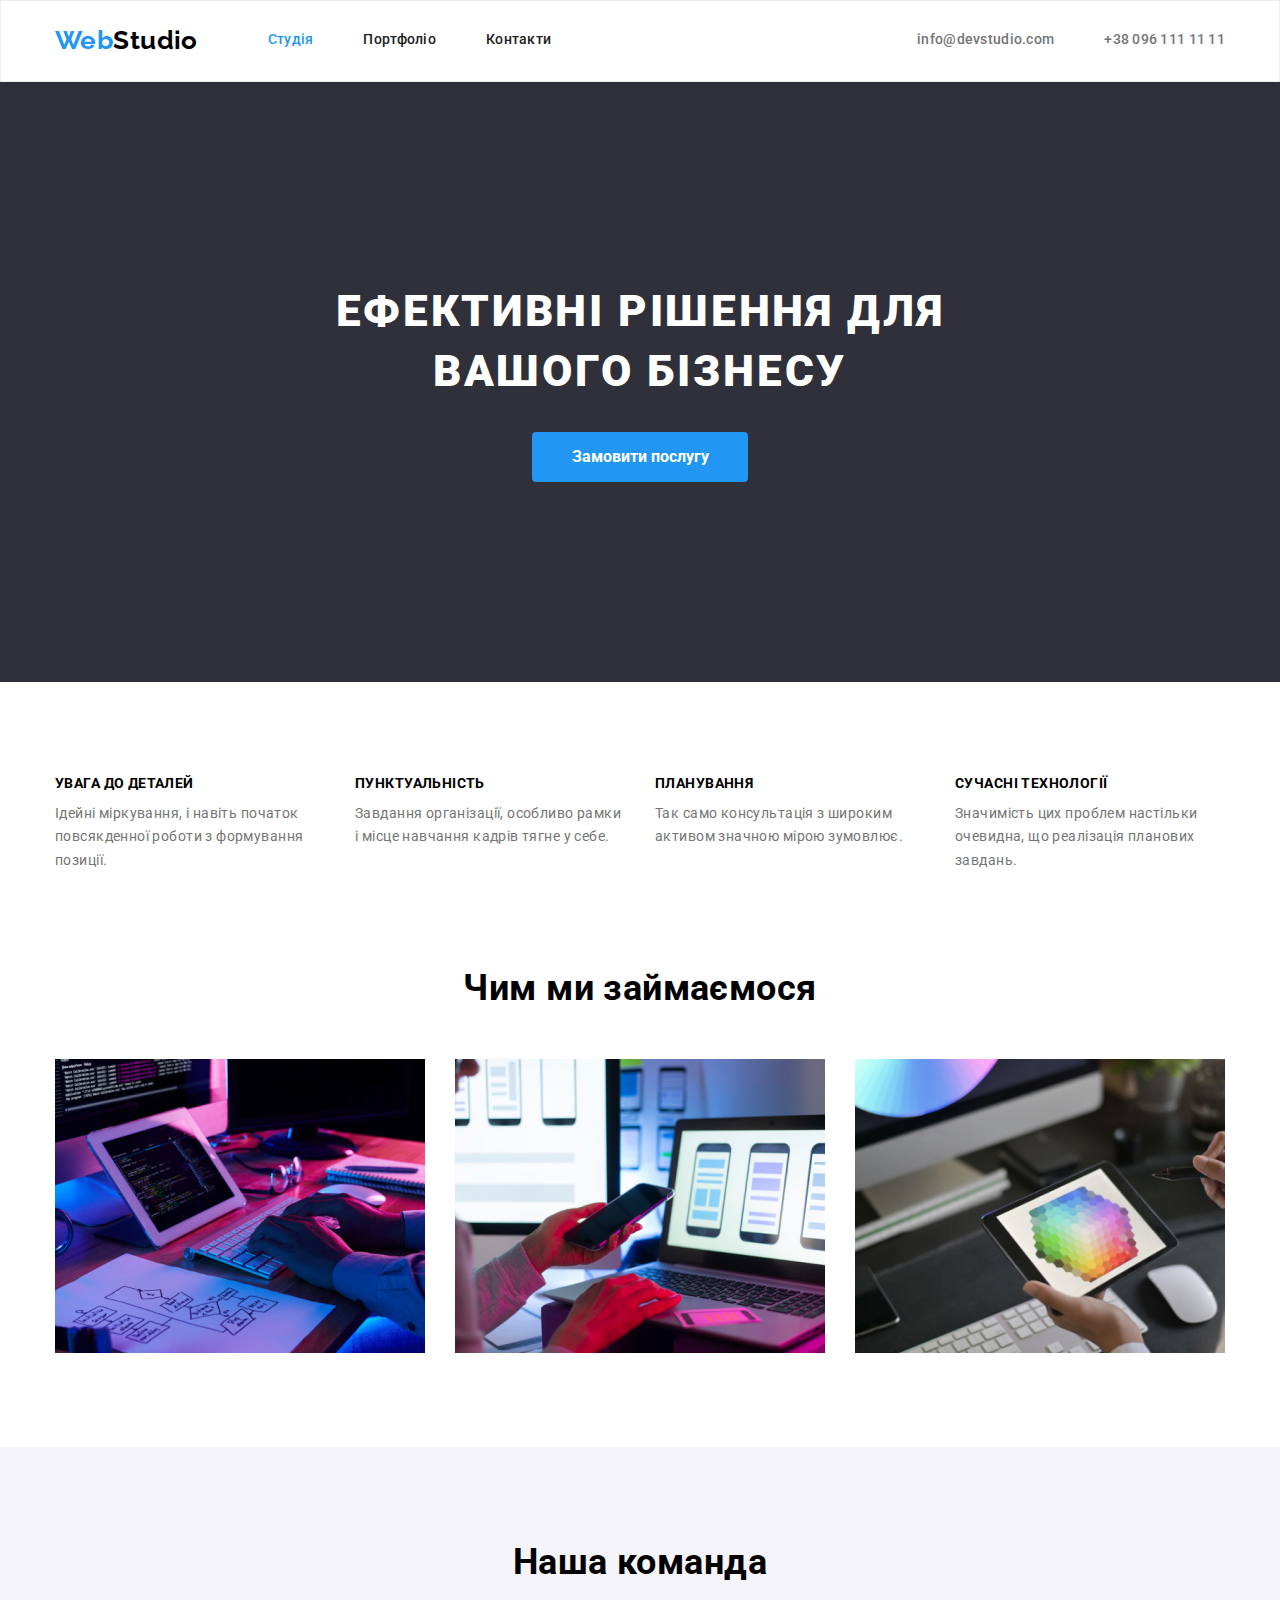
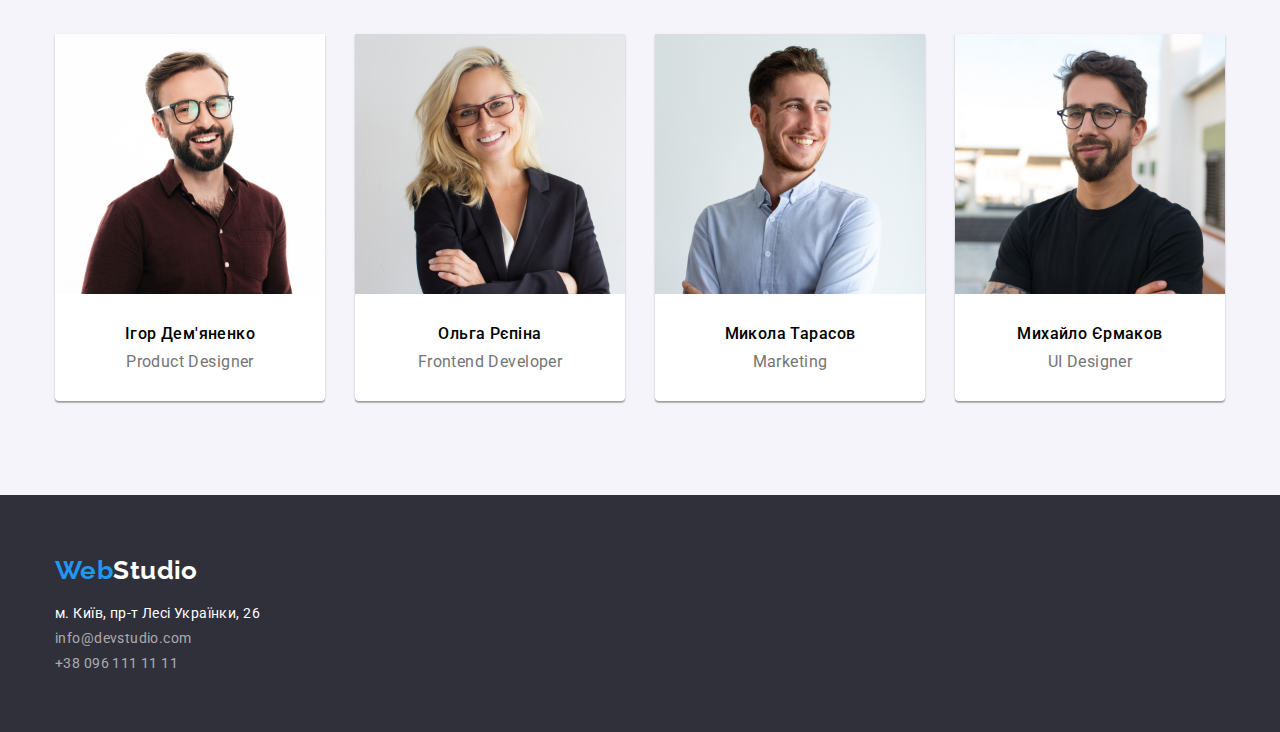
<file: index.html>
<!DOCTYPE html>
<html lang="uk">
<head>
    <meta charset="UTF-8">
    <meta name="viewport" content="width=device-width, initial-scale=1.0">
    <title>webstudio</title>
    <link rel="preconnect" href="https://fonts.googleapis.com">
    <link rel="preconnect" href="https://fonts.gstatic.com" crossorigin>
    <link href="https://fonts.googleapis.com/css2?family=Raleway:wght@700&family=Roboto:wght@400;500;700;900&display=swap"
        rel="stylesheet">
    <link rel="stylesheet" href="https://cdn.jsdelivr.net/npm/modern-normalize@1.1.0/modern-normalize.min.css">
    <link rel="stylesheet" href="./css/styles.css">
</head>
<body>
    <!--Шапка сайта-->
    <header class="page-header">
        <div class="container">
            <div class="page-header-container">
                <nav class="page-navigation">
                <!--Логотип-->
                    <a class="logo link" href="./index.html"><span class="web">Web</span><span class="studio">Studio</span></a>
                    <ul class="menu-list list">
                        <li class="menu-item-studio">
                            <a class="menu-link-studio link" href="./portfolio.html">Студія</a></li>
                        <li class="menu-item">
                            <a class="menu-link link" href="./portfolio.html">Портфоліо</a></li>
                        <li class="menu-item">
                            <a class="menu-link link" href="">Контакти</a></li> 
                    </ul>
                </nav>
                <div>
                    <ul class="menu-list list">
                        <li class="menu-contact">
                            <a class="contact-email link" href="mail:info@devstudio.com">info@devstudio.com</a></li>
                        <li class="menu-contact">
                            <a class="contact-phone-number link" href="tel:+380961111111">+38 096 111 11 11</a></li>
                    </ul>
                </div>                   
            </div>        
        </div>
    </header>
    <main>
        <!--Герой-->
        <section class="section hero">
            <div class="container">
                <h1 class="hero-title">Ефективні рішення для вашого бізнесу</h1>
                    <button class="modal-open-btn" type="button">Замовити послугу</button>
            </div>                    
        </section>
        <!--Особливості-->
        <section class="section">
            <div class="container">                
                    <h2 class="features">Особливості</h2>
                    <ul class="list">
                        <li class="features-card"> 
                                <h3 class="features-name">УВАГА ДО ДЕТАЛЕЙ</h3>
                                    <p class="features-text">
                                        Ідейні міркування, і навіть початок повсякденної роботи з формування позиції.
                                    </p>
                        </li>                                 
                        <li class="features-card">
                                <h3 class="features-name">ПУНКТУАЛЬНІСТЬ</h3>
                                    <p class="features-text">             
                                        Завдання організації, особливо рамки і місце навчання кадрів тягне у себе.
                                    </p>
                        </li>                                                        
                        <li class="features-card"> 
                                <h3 class="features-name">ПЛАНУВАННЯ</h3>
                                    <p class="features-text">
                                        Так само консультація з широким активом значною мірою зумовлює.
                                    </p>
                        </li>                                             
                        <li class="features-card">
                                <h3 class="features-name">СУЧАСНІ ТЕХНОЛОГІЇ</h3>
                                    <p class="features-text">
                                        Значимість цих проблем настільки очевидна, що реалізація планових завдань.
                                    </p>
                        </li>                                     
                    </ul>                           
            </div>    
        </section>
      
        <!--Чим ми займаємося-->
        <section class="section about-activity">
            <div class="container">                
                        <h2 class="section-title">Чим ми займаємося</h2>
                        <ul class="list">
                            <li class="activity-card">
                                <img src="./images/img1.jpg" alt="site_development" width="370" height="294"/>
                            </li>
                            <li class="activity-card">
                                <img src="./images/img2.jpg" alt="development_of_mobile_applications" width="370" height="294"/>
                            </li>
                            <li class="activity-card">
                                <img src="./images/img3.jpg" alt="design" width="370" height="294"/>
                            </li>
                        </ul>             
            </div>                             
        </section>                               
        <!--Наша команда-->
        <section class="section team">
            <div class="container"> 
                <h2 class="section-title">Наша команда</h2>
                    <ul class="list">
                        <li class="team-card">
                            <img class="photo-team" src="./images/teamid.jpg" alt="igors_photo" width="270" height="260"/>
                            <div class="team-card-info">
                                <h3 class="team-name">Ігор Дем'яненко</h3>
                                    <p class="team-name-profession">
                                        Product Designer
                                    </p>
                            </div>   
                        </li>
                        <li class="team-card">
                            <img class="photo-team" src="./images/teamor.jpg" alt="olgas_photo" width="270" height="260"/>
                            <div class="team-card-info">
                                <h3 class="team-name">Ольга Рєпіна</h3>
                                    <p class="team-name-profession">
                                        Frontend Developer
                                    </p>
                            </div>    
                        </li>
                        <li class="team-card">
                            <img class="photo-team" src="./images/teammt.jpg" alt="mykolas_photo" width="270" height="260"/>
                            <div class="team-card-info">
                                <h3 class="team-name">Микола Тарасов</h3>
                                    <p class="team-name-profession">
                                        Marketing
                                    </p>  
                            </div>    
                        </li>
                        <li class="team-card">
                            <img class="photo-team" src="./images/teamme.jpg" alt="myhaylos_photo" width="270" height="260"/>
                            <div class="team-card-info">
                                <h3 class="team-name">Михайло Єрмаков</h3>
                                    <p class="team-name-profession">
                                        UI Designer
                                    </p>
                            </div>    
                        </li>                                                  
                    </ul>                   
            </div>                             
        </section>              
    </main>
    <!--Підвал-->
        <footer class="footer">            
            <div class="container">
                <!--Логотип-->
                <a class="logo link" href="./index.html"><span class="web">Web</span><span class="studio-dark">Studio</span></a>
                <!--Адреса-->
                    <address>
                        <ul class="footer-list">
                            <li class="adress">
                                <a class="adress-link link" href="">м. Київ, пр-т Лесі Українки, 26</a>
                            </li>
                            <li class="email">
                                <a class="footer-contact link" href="mail:info@devstudio.com">info@devstudio.com</a>
                            </li>
                            <li class="phone">
                                <a class="footer-contact link" href="tel:+380961111111">+38 096 111 11 11</a>
                            </li>
                        </ul>
                    </address>          
            </div>          
        </footer>        
    </body>
</html>
</file>
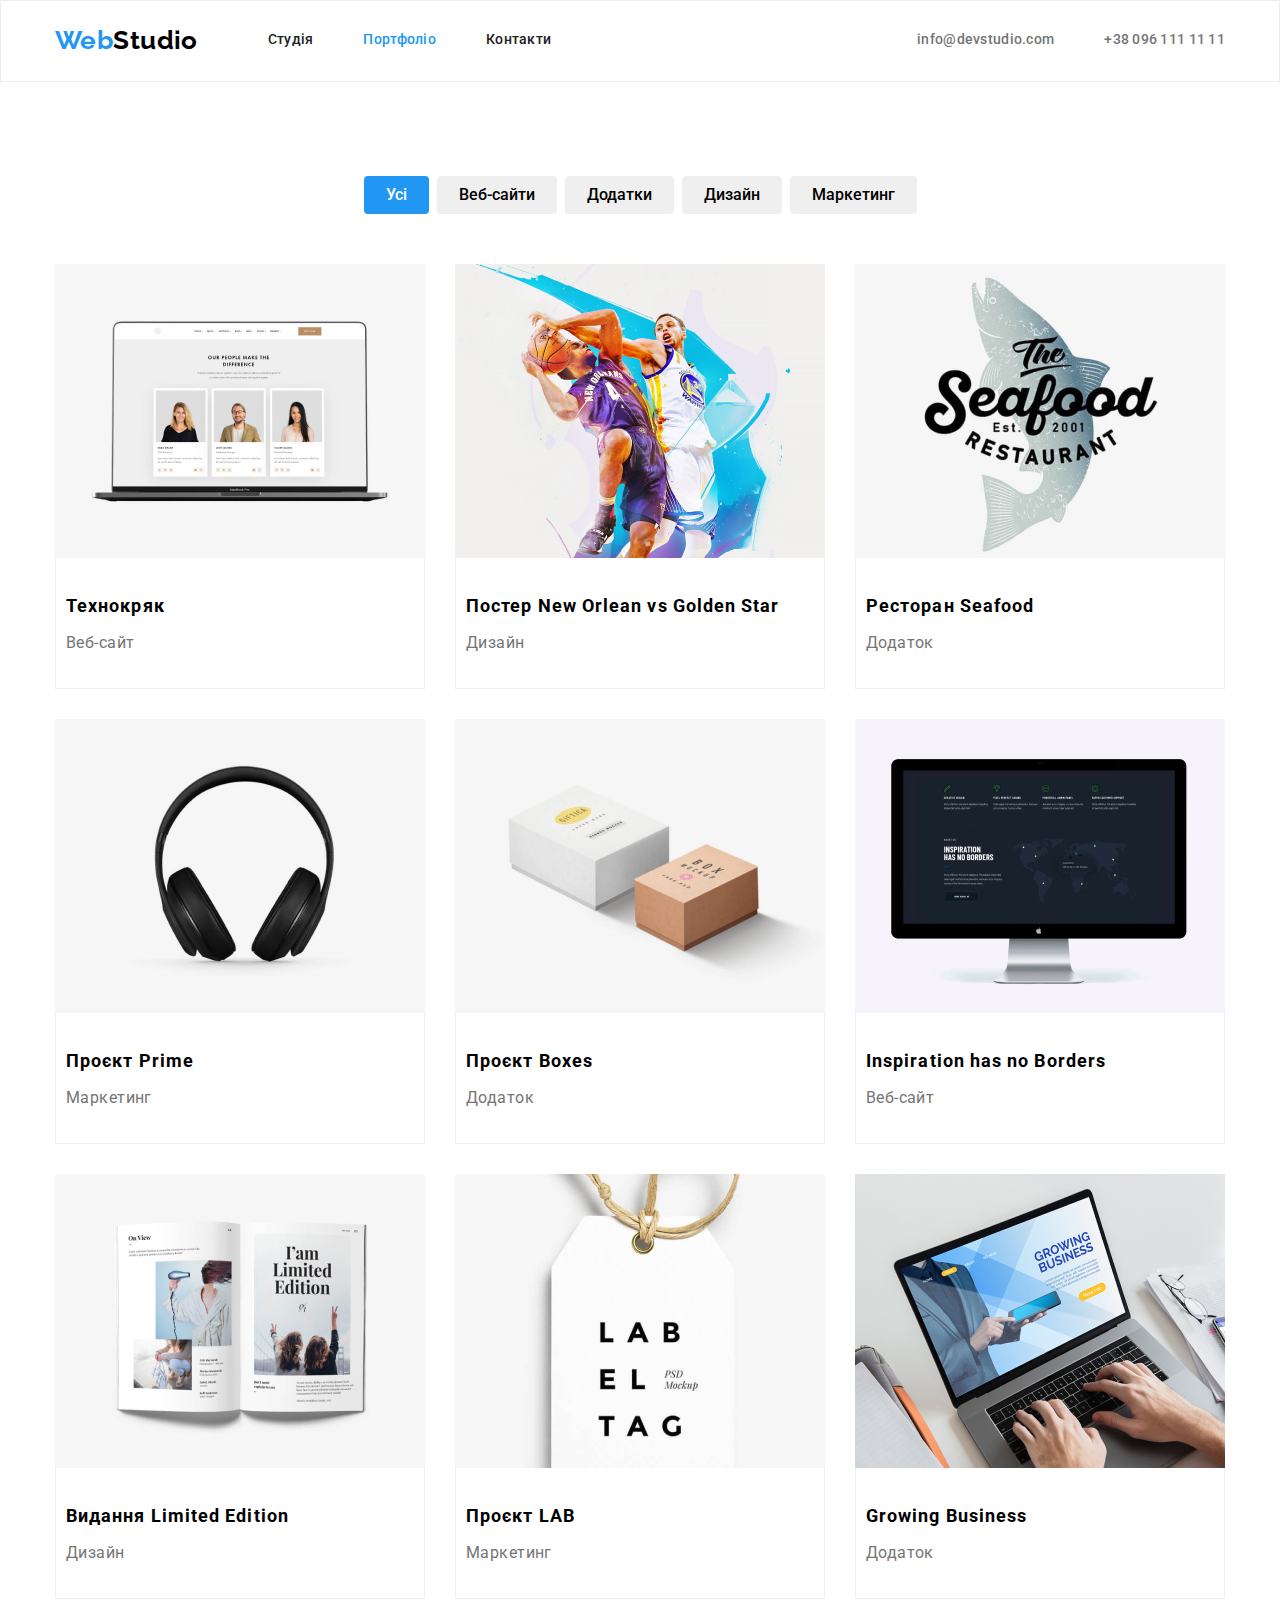
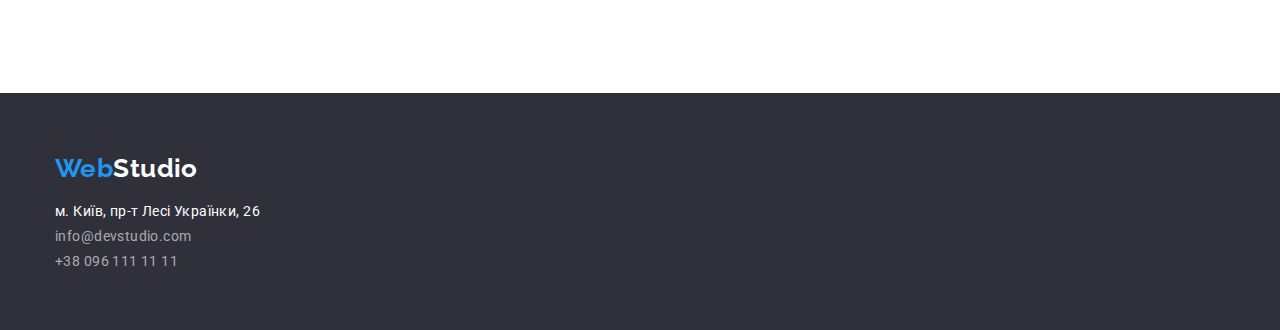
<file: portfolio.html>
<!DOCTYPE html>
<html lang="uk">
<head>
    <meta charset="UTF-8">
    <meta name="viewport" content="width=device-width, initial-scale=1.0">
    <title>webstudio</title>
    <link rel="preconnect" href="https://fonts.googleapis.com">
    <link rel="preconnect" href="https://fonts.gstatic.com" crossorigin>
    <link href="https://fonts.googleapis.com/css2?family=Raleway:wght@700&family=Roboto:wght@400;500;700;900&display=swap"
        rel="stylesheet">
    <link rel="stylesheet" href="https://cdn.jsdelivr.net/npm/modern-normalize@1.1.0/modern-normalize.min.css">
    <link rel="stylesheet" href="./css/styles.css">
</head>
<body>
    <!--Шапка сайта-->
    <header class="page-header">
        <div class="container">
            <div class="page-header-container">
                <nav class="page-navigation">
                    <!--Логотип-->
                    <a class="logo link" href="./index.html"><span class="web">Web</span><span class="studio">Studio</span></a>
                        <ul class="menu-list list">
                            <li class="menu-item-studio">
                                <a class="menu-link link" href="./index.html">Студія</a>
                            </li>
                            <li class="menu-item">
                                <a class="menu-link-portfolio link" href="./portfolio.html">Портфоліо</a>
                            </li>
                            <li class="menu-item">
                                <a class="menu-link link" href="">Контакти</a>
                            </li> 
                        </ul>
                </nav>
                <div>
                    <ul class="menu-list list">
                        <li class="menu-contact">
                            <a class="contact-email link" href="mail:info@devstudio.com">info@devstudio.com</a></li>
                        <li class="menu-contact">
                            <a class="contact-phone-number link" href="tel:+380961111111">+38 096 111 11 11</a></li>
                    </ul>
                </div> 
            </div>           
        </div>               
    </header>    
    <main>
        <!--Герой-->  
        <section class="section">
            <div class="container">                        
                <h1 class="filters">filters</h1>
                    <ul class="filters-list list">
                        <li class="btn-card">
                            <button class="modal-open-btn-all" type="button">Усі</button>
                        </li>                     
                        <li class="btn-card">
                            <button class="modal-open-btn-portfolio" type="button">Веб-сайти</button>
                        </li>
                        <li class="btn-card">
                            <button class="modal-open-btn-portfolio" type="button">Додатки</button>
                        </li>
                        <li class="btn-card">
                            <button class="modal-open-btn-portfolio" type="button">Дизайн</button>
                        </li>
                        <li class="btn-card">
                            <button class="modal-open-btn-portfolio" type="button">Маркетинг</button>
                        </li>       
                    </ul>                   
                
                    <ul class="portfolio-list">
                        <li class="portfolio-card">
                            <img src="./images/imgwebsite.jpg" alt="tehnokrjak" width="370" height="294"/>
                            <div class="portfolio-card-info">
                                <h2 class="projects-name">Технокряк</h2>
                                    <p class="projects-text">
                                        Веб-сайт
                                    </p>
                            </div>    
                        </li>
                        <li class="portfolio-card">
                            <img src="./images/imgposter.jpg" alt="basketball" width="370" height="294"/>
                                <div class="portfolio-card-info">
                                    <h2 class="projects-name">Постер New Orlean vs Golden Star</h2>
                                        <p class="projects-text">
                                            Дизайн
                                        </p>
                                </div>
                        </li>
                        <li class="portfolio-card">
                            <img src="./images/imgrestaurant.jpg" alt="fish" width="370" height="294"/>
                                <div class="portfolio-card-info">
                                    <h2 class="projects-name">Ресторан Seafood</h2>
                                        <p class="projects-text">
                                            Додаток
                                        </p>
                                </div>
                        </li>
                        <li class="portfolio-card">
                            <img src="./images/imgprime.jpg" alt="headphones" width="370" height="294"/>
                                <div class="portfolio-card-info">
                                    <h2 class="projects-name">Проєкт Prime</h2>
                                        <p class="projects-text">
                                            Маркетинг
                                        </p>
                                </div>
                        </li>
                        <li class="portfolio-card">
                            <img src="./images/imgboxes.jpg" alt="boxes" width="370" height="294"/>
                            <div class="portfolio-card-info">
                                <h2 class="projects-name">Проєкт Boxes</h2>
                                    <p class="projects-text">
                                        Додаток
                                    </p>
                            </div>    
                        </li>
                        <li class="portfolio-card">
                            <img src="./images/imgwebsite2.jpg" alt="computer" width="370" height="294"/>
                            <div class="portfolio-card-info">
                                <h2 class="projects-name">Inspiration has no Borders</h2>
                                    <p class="projects-text">
                                        Веб-сайт
                                    </p>
                            </div>    
                        </li>
                        <li class="portfolio-card">
                            <img src="./images/imgedition.jpg" alt="book" width="370" height="294"/>
                            <div class="portfolio-card-info">
                                <h2 class="projects-name">Видання Limited Edition</h2>
                                    <p class="projects-text">
                                        Дизайн
                                    </p>
                            </div>    
                        </li>
                        <li class="portfolio-card">
                            <img src="./images/imgprojektlab.jpg" alt="tag" width="370" height="294"/>
                            <div class="portfolio-card-info">
                                <h2 class="projects-name">Проєкт LAB</h2>
                                    <p class="projects-text">
                                        Маркетинг
                                    </p>
                            </div>    
                        </li>
                        <li class="portfolio-card">
                            <img src="./images/imgaddition.jpg" alt="Business" width="370" height="294"/>
                            <div class="portfolio-card-info">
                                <h2 class="projects-name">Growing Business</h2>
                                    <p class="projects-text">
                                        Додаток
                                    </p> 
                            </div>    
                        </li>                        
                    </ul>            
            </div>       
        </section>
         
    </main>
    <!--Підвал-->
    <footer class="footer">            
        <div class="container">
            <!--Логотип-->
            <a class="logo link" href="./index.html"><span class="web">Web</span><span class="studio-dark">Studio</span></a>
            <!--Адреса-->
                <address>
                    <ul class="footer-list">
                        <li class="adress">
                            <a class="adress-link link" href="">м. Київ, пр-т Лесі Українки, 26</a>
                        </li>
                        <li class="email">
                            <a class="footer-contact link" href="mail:info@devstudio.com">info@devstudio.com</a>
                        </li>
                        <li class="phone">
                            <a class="footer-contact link" href="tel:+380961111111">+38 096 111 11 11</a>
                        </li>
                    </ul>
                </address>          
        </div>          
    </footer>        
</body>
</html>
</file>
<file: css/styles.css>
:root{
--primary-font: 'Roboto', sans-serif;
--secondary-font: 'Raleway', sans-serif;
--primary-text-color-theme-dark: #FFFFFF;
--secondary-text-color-theme-dark: rgba(255, 255, 255, 0.6);
--primary-text-color-theme-light:#757575 ;
--secondary-text-color-theme-light:#000000;
--primary-text-color-title: #212121;
--accent-color:#2196F3;
}

body{
    font-family: var(--primary-font);
    background-color: #fff;
    font-size: 14px;
    line-height: 1.14;
    letter-spacing: 0.03em;
}

html{
    box-sizing: border-box;
}

*::after
*::before{
    box-sizing: inherit;
}

.container{
    width: 1200px;
    margin-left: auto;
    margin-right: auto;
    padding-left: 15px;
    padding-right: 15px;
    align-items: center;
}

.page-header{
    background-color: #fff;
    padding-top: 24px;
    padding-bottom: 25px;
    border: 1px solid #ECECEC;
}

h1,
h2,
h3,
h4,
p{
    margin-top: 0;
    margin-bottom: 0;
}

ul,ol{
    margin-top: 0;
    margin-bottom: 0;
    padding-left: 0;
}

.link{
    text-decoration: none;
}

.list{
    list-style: none;
    padding-left: 0;
    margin: 0;
    display: flex;
    gap: 30px;
}

img{
    display: block;
    max-width: 100%;
    height: auto;
}

button{
    cursor: pointer;
}

/*--HEADER--*/

.logo{
    font-family: var(--secondary-font);
    font-weight: 700;
    font-size: 26px;
    line-height: 1.19;
    /* identical to box height */
    margin-right: 70px;
}

.web{
    color: var(--accent-color);
}

.studio{
    color: var(--secondary-text-color-theme-light);
}

.studio-dark{
    color:var(--primary-text-color-theme-dark);
}

.page-header-container{
    display: flex ;
    align-items: center;
    justify-content: space-between;
}

.page-navigation{
    display: flex ;
    align-items: center;
}

.menu-list{
    display: flex ;
    justify-content: center;
    column-gap: 50px;
}


.menu-list,    
.menu-item-studio,
.menu-item{
    font-weight: 500;
    letter-spacing: 0.02em;
}

.menu-link{
    font-weight: 500;
    letter-spacing: 0.02em;
    color:var(--primary-text-color-title)
}

.menu-link-studio{
    color: var(--accent-color);
}

.menu-link-portfolio{
    color: var(--accent-color);
}

.menu-link:hover,
.menu-link:focus{
    color: var(--accent-color);
}

.menu-item-studio:hover,
.menu-item:focus{
    color: var(--accent-color);
    cursor: pointer;
}

.contact-email,
.contact-phone-number{
    font-weight: 500;
    letter-spacing: 0.02em;
    color: var(--primary-text-color-theme-light);
}

.contact-email:hover,
.contact-email:focus{
    color: var(--accent-color);
}


/*--HERO--*/

.section{
    padding-top: 94px;
    padding-bottom: 94px;
}

.hero{
    padding: 200px 0; 
    background-color: #2F303A;
    text-align: center;
}


.hero-title{
    font-weight: 900;
    font-size: 44px;
    line-height: 1.36;
    /* or 136% */
    text-align: center;
    letter-spacing: 0.06em;
    text-transform: uppercase;
    color: var(--primary-text-color-theme-dark);
    width: 696px;
    margin-left: auto;
    margin-right: auto;
    margin-bottom: 30px;
}

.modal-open-btn{
    background-color:var(--accent-color);
    font-weight: 700;
    font-size: 16px;
    line-height: 1.87;
     /* identical to box height, or 188% */
    display: inline-block;
    align-items: center;
    text-align: center;
    color: var(--primary-text-color-theme-dark);
    border: none;
    border-radius: 4px;
    width: 216px;
    height: 50px;
}

.modal-open-btn-all{
    font-family: var(--primary-font);
    font-weight: 500;
    font-size: 16px;
    line-height: 1.63;
    /* identical to box height, or 162% */
    text-align: center;
    background-color:var(--accent-color);
    color: var(--primary-text-color-theme-dark);
    border: none;
    border-radius: 4px;
    padding: 6px 22px;
}

.modal-open-btn-portfolio{
    font-family: var(--primary-font);
    font-weight: 500;
    font-size: 16px;
    line-height: 1.63;
    /* identical to box height, or 162% */
    text-align: center;
    border: none;
    border-radius: 4px;
    padding: 6px 22px;
}

.modal-open-btn-portfolio:hover,
.modal-open-btn-portfolio:focus{
    background-color:var(--accent-color);
    color: var(--primary-text-color-theme-dark);
}


.modal-open-btn:hover,
.modal-open-btn:focus{
    background:var(--accent-color);
    color: var(--primary-text-color-theme-dark);
}

/*--PORTFOLIO--*/

.filters-list{
    display: flex ;
    justify-content: center;
    gap: 8px;
    margin-bottom: 50px;    
}

.portfolio-list{
    list-style: none;
    display: flex ;
    flex-wrap: wrap;
    gap: 30px;
}

.portfolio-card{
    flex-basis: calc(( 100% - 60px ) / 3);
}

.portfolio-card-info{
    padding: 30px 10px;
    border-left: 1px solid #EEEEEE;
    border-right: 1px solid #EEEEEE;
    border-bottom: 1px solid #EEEEEE;
}

/*--FEATURES--*/

.features-card{
    width: 270px;
    flex-basis: calc((100%-90px)/4);
}

.features,
.filters,
.visually-hidden {
    position: absolute;
    white-space: nowrap;
    width: 1px;
    height: 1px;
    overflow: hidden;
    border: 0;
    padding: 0;
    clip: rect(0 0 0 0);
    clip-path: inset(50%);
    margin: -1px;
    color: var(--primary-text-color-theme-dark);
}

.features-name{
    font-size: 14px;
    line-height: 1.14;
    text-transform: uppercase;
    margin-bottom: 10px;
}

.projects-name{
    font-size: 18px;
    line-height: 2;
    /* identical to box height, or 200% */
    letter-spacing: 0.06em;
    margin-bottom: 4px;
}

.features-text{
    line-height: 1.71;
    /* or 171% */
    color: var(--primary-text-color-theme-light);
}

.projects-text{
    font-size: 16px;
    line-height: 1.88;
    /* identical to box height, or 188% */
    color: var(--primary-text-color-theme-light);
    margin-top: 4px;
}

/*--ACTIVITY--*/

.about-activity{
    padding-top: 0;
}

/*--TEAM--*/

.team{
    background-color: #F5F4FA;;
}

.team-card{
    flex-basis: calc((100%-90px)/4);
    background: #FFFFFF;
    /* material shadow v1 */
    box-shadow: 0px 1px 3px rgba(0, 0, 0, 0.12), 0px 1px 1px rgba(0, 0, 0, 0.14), 0px 2px 1px rgba(0, 0, 0, 0.2);
    border-radius: 0px 0px 4px 4px;
}



.section-title{
    font-size: 36px;
    line-height: 1.17;
    text-align: center;
    margin-bottom: 50px;
}

.team-card-info{
    padding: 30px 10px;
}

.team-name{
    font-weight: 500;
    font-size: 16px;
    line-height: 1.19;
    /* identical to box height */
    text-align: center;
    margin: 0 0 10px 0;
}

.team-name-profession{
    font-size: 16px;
    line-height: 1.18;
    /* identical to box height */
    text-align: center;
    color: var(--primary-text-color-theme-light);
}

/*--FOOTER--*/

.footer{
    background-color: #2F303A;
    padding: 60px 0;
}


.footer .logo{
    margin-right: 0;
    display: block;
    margin-bottom: 20px;
}

.footer-list{
    list-style: none;
    margin-right: 0;
    margin-bottom: 0;
    display: flex;
    flex-direction: column;
    gap: 9px;
}

.adress,
.email,
.phone{
    font-style: normal;
 }

.adress-link{
    color: var(--primary-text-color-theme-dark);
    margin-right: 0;
    margin-bottom: 9px;
}

.footer-contact{
    margin-bottom: 9px;
    color: var(--secondary-text-color-theme-dark);
}   

.footer-contact:hover,
.footer-contact:focus{
    color: var(--accent-color);
}
</file>
